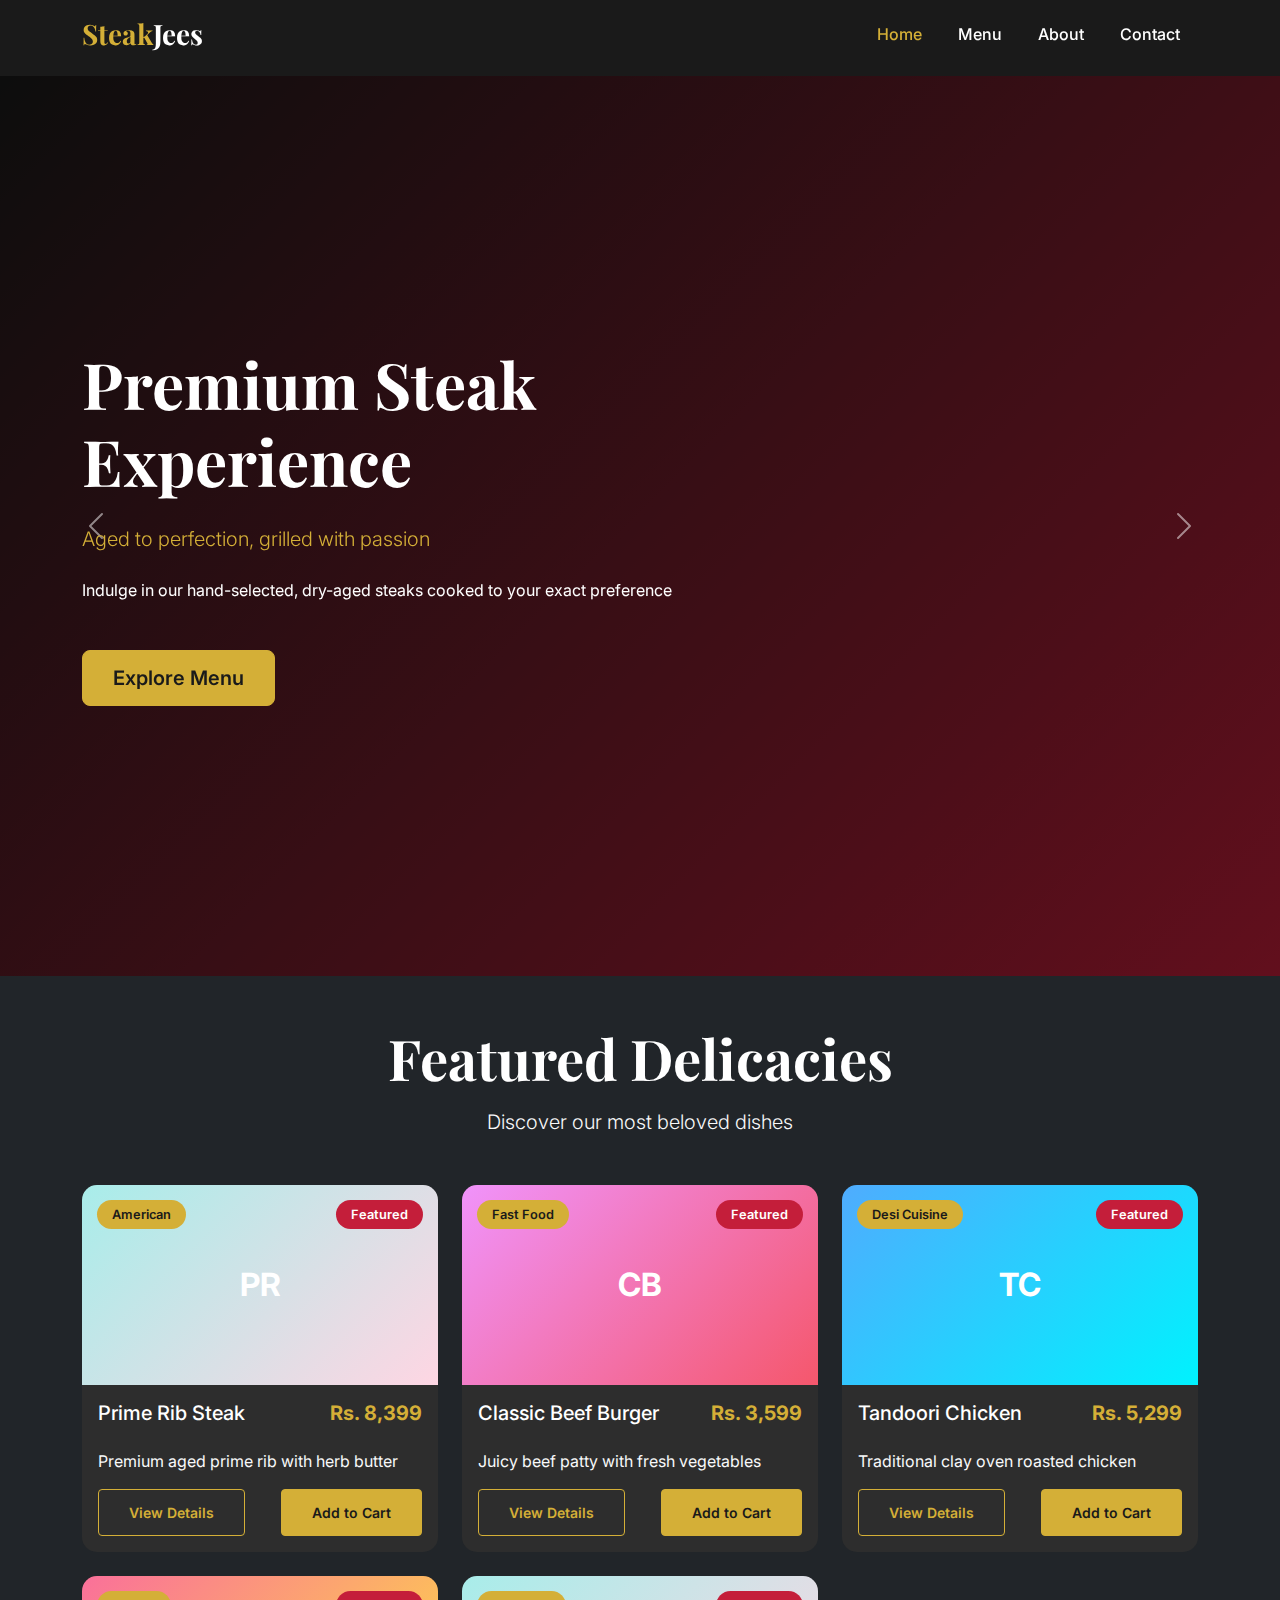
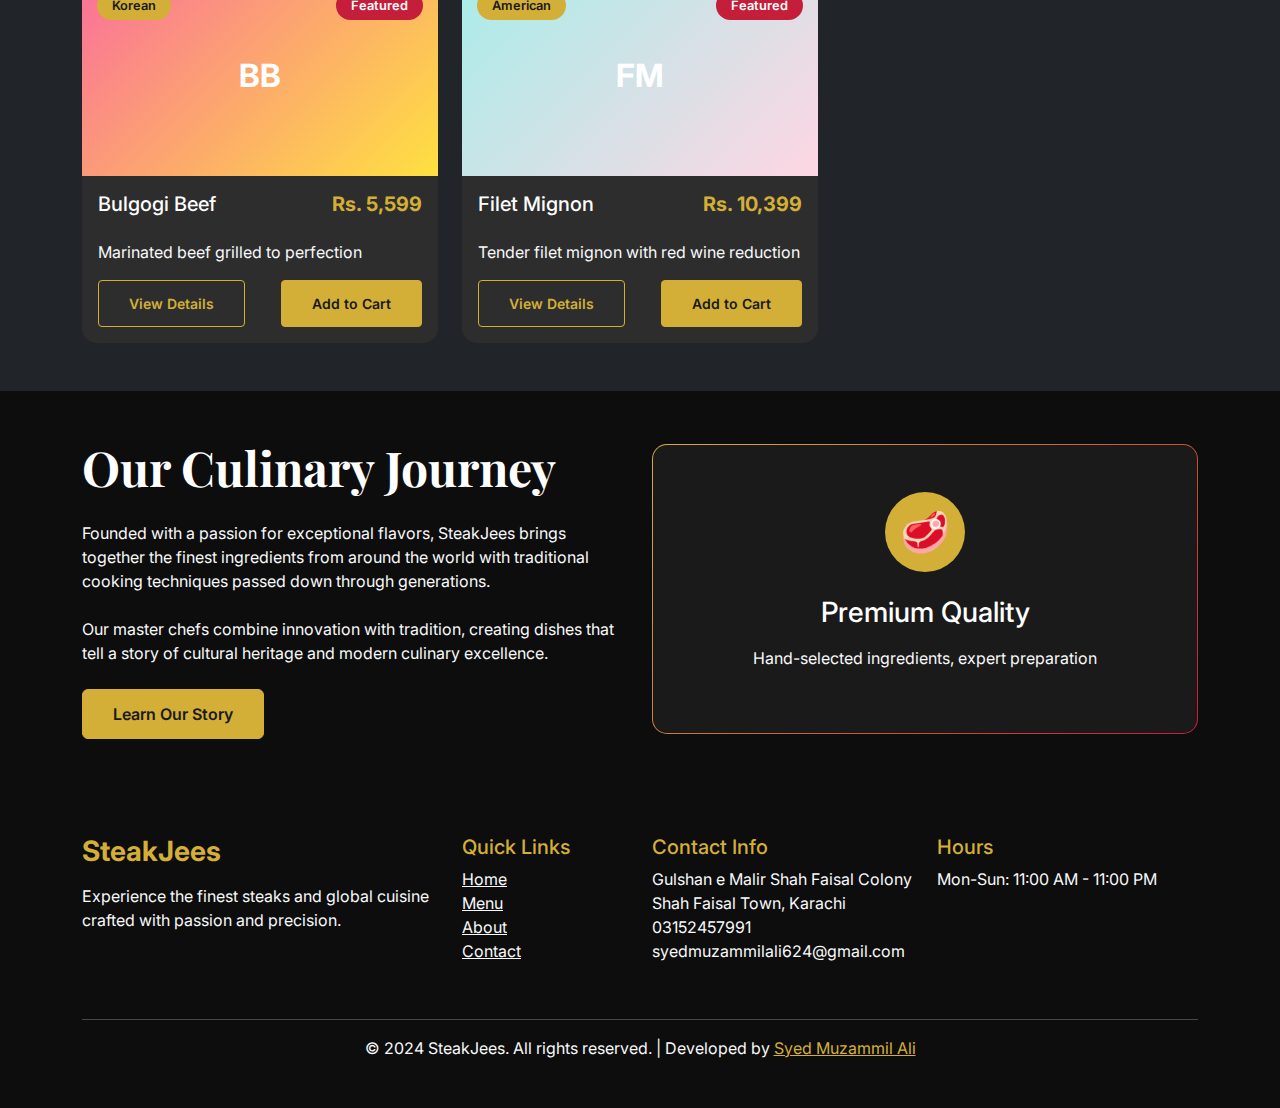
<file: index.html>
<!DOCTYPE html>
<html lang="en">
<head>
    <meta charset="UTF-8">
    <meta name="viewport" content="width=device-width, initial-scale=1.0">
    <title>SteakJees - Premium Steakhouse</title>
    <link href="https://cdn.jsdelivr.net/npm/bootstrap@5.3.0/dist/css/bootstrap.min.css" rel="stylesheet">
    <link href="https://fonts.googleapis.com/css2?family=Playfair+Display:wght@400;700&family=Inter:wght@300;400;500&display=swap" rel="stylesheet">
    <link href="css/style.css" rel="stylesheet">
</head>
<body>
    <!-- Navigation -->
    <nav class="navbar navbar-expand-lg navbar-dark fixed-top custom-navbar">
        <div class="container">
            <a class="navbar-brand fw-bold fs-3" href="index.html">
                <span class="text-gold">Steak</span><span class="text-white">Jees</span>
            </a>
            <button class="navbar-toggler" type="button" data-bs-toggle="collapse" data-bs-target="#navbarNav">
                <span class="navbar-toggler-icon"></span>
            </button>
            <div class="collapse navbar-collapse" id="navbarNav">
                <ul class="navbar-nav ms-auto">
                    <li class="nav-item"><a class="nav-link active" href="index.html">Home</a></li>
                    <li class="nav-item"><a class="nav-link" href="menu.html">Menu</a></li>
                    <li class="nav-item"><a class="nav-link" href="about.html">About</a></li>
                    <li class="nav-item"><a class="nav-link" href="contact.html">Contact</a></li>
                </ul>
            </div>
        </div>
    </nav>

    <!-- Hero Section -->
    <section class="hero-section">
        <div id="heroCarousel" class="carousel slide" data-bs-ride="carousel">
            <div class="carousel-inner">
                <div class="carousel-item active">
                    <div class="carousel-slide slide-1 d-flex align-items-center">
                        <div class="container">
                            <div class="row">
                                <div class="col-lg-8">
                                    <h1 class="display-3 fw-bold text-white mb-4">Premium Steak Experience</h1>
                                    <p class="lead text-gold mb-4">Aged to perfection, grilled with passion</p>
                                    <p class="text-white mb-5">Indulge in our hand-selected, dry-aged steaks cooked to your exact preference</p>
                                    <a href="menu.html" class="btn btn-gold btn-lg">Explore Menu</a>
                                </div>
                            </div>
                        </div>
                    </div>
                </div>
                <div class="carousel-item">
                    <div class="carousel-slide slide-2 d-flex align-items-center">
                        <div class="container">
                            <div class="row">
                                <div class="col-lg-8">
                                    <h1 class="display-3 fw-bold text-white mb-4">Authentic Global Flavors</h1>
                                    <p class="lead text-gold mb-4">From Seoul to New York</p>
                                    <p class="text-white mb-5">Experience a world of flavors with our diverse international cuisine selection</p>
                                    <a href="menu.html" class="btn btn-gold btn-lg">Discover More</a>
                                </div>
                            </div>
                        </div>
                    </div>
                </div>
            </div>
            <button class="carousel-control-prev" type="button" data-bs-target="#heroCarousel" data-bs-slide="prev">
                <span class="carousel-control-prev-icon"></span>
            </button>
            <button class="carousel-control-next" type="button" data-bs-target="#heroCarousel" data-bs-slide="next">
                <span class="carousel-control-next-icon"></span>
            </button>
        </div>
    </section>

    <!-- Featured Products -->
    <section class="py-5 bg-dark">
        <div class="container">
            <div class="text-center mb-5">
                <h2 class="display-4 fw-bold text-white mb-3">Featured Delicacies</h2>
                <p class="lead text-light">Discover our most beloved dishes</p>
            </div>
            <div class="row g-4" id="featuredProducts">
                <!-- Products will be loaded by JavaScript -->
            </div>
        </div>
    </section>

    <!-- Brand Story -->
    <section class="py-5 bg-darker">
        <div class="container">
            <div class="row align-items-center">
                <div class="col-lg-6">
                    <h2 class="display-5 fw-bold text-white mb-4">Our Culinary Journey</h2>
                    <p class="text-light mb-4">Founded with a passion for exceptional flavors, SteakJees brings together the finest ingredients from around the world with traditional cooking techniques passed down through generations.</p>
                    <p class="text-light mb-4">Our master chefs combine innovation with tradition, creating dishes that tell a story of cultural heritage and modern culinary excellence.</p>
                    <a href="about.html" class="btn btn-gold">Learn Our Story</a>
                </div>
                <div class="col-lg-6">
                    <div class="premium-card p-5 text-center">
                        <div class="icon-circle mx-auto mb-4">
                            <span class="fs-1">🥩</span>
                        </div>
                        <h3 class="text-white mb-3">Premium Quality</h3>
                        <p class="text-light">Hand-selected ingredients, expert preparation</p>
                    </div>
                </div>
            </div>
        </div>
    </section>

    <!-- Footer -->
    <footer class="bg-darker text-light py-5">
        <div class="container">
            <div class="row">
                <div class="col-lg-4 mb-4">
                    <h3 class="text-gold fw-bold mb-3">SteakJees</h3>
                    <p>Experience the finest steaks and global cuisine crafted with passion and precision.</p>
                </div>
                <div class="col-lg-2 mb-4">
                    <h5 class="text-gold">Quick Links</h5>
                    <ul class="list-unstyled">
                        <li><a href="index.html" class="text-light">Home</a></li>
                        <li><a href="menu.html" class="text-light">Menu</a></li>
                        <li><a href="about.html" class="text-light">About</a></li>
                        <li><a href="contact.html" class="text-light">Contact</a></li>
                    </ul>
                </div>
                <div class="col-lg-3 mb-4">
                    <h5 class="text-gold">Contact Info</h5>
                    <p>Gulshan e Malir Shah Faisal Colony<br>Shah Faisal Town, Karachi<br>03152457991<br>syedmuzammilali624@gmail.com</p>
                </div>
                <div class="col-lg-3 mb-4">
                    <h5 class="text-gold">Hours</h5>
                    <p>Mon-Sun: 11:00 AM - 11:00 PM</p>
                </div>
            </div>
            <hr class="bg-light">
            <div class="text-center">
                <p class="mb-0">&copy; 2024 SteakJees. All rights reserved. | Developed by <a href="https://muzammilali123456.github.io/portfolio" class="text-gold" target="_blank">Syed Muzammil Ali</a></p>
            </div>
        </div>
    </footer>

    <script src="https://cdn.jsdelivr.net/npm/bootstrap@5.3.0/dist/js/bootstrap.bundle.min.js"></script>
    <script src="js/script.js"></script>
</body>
</html>
</file>
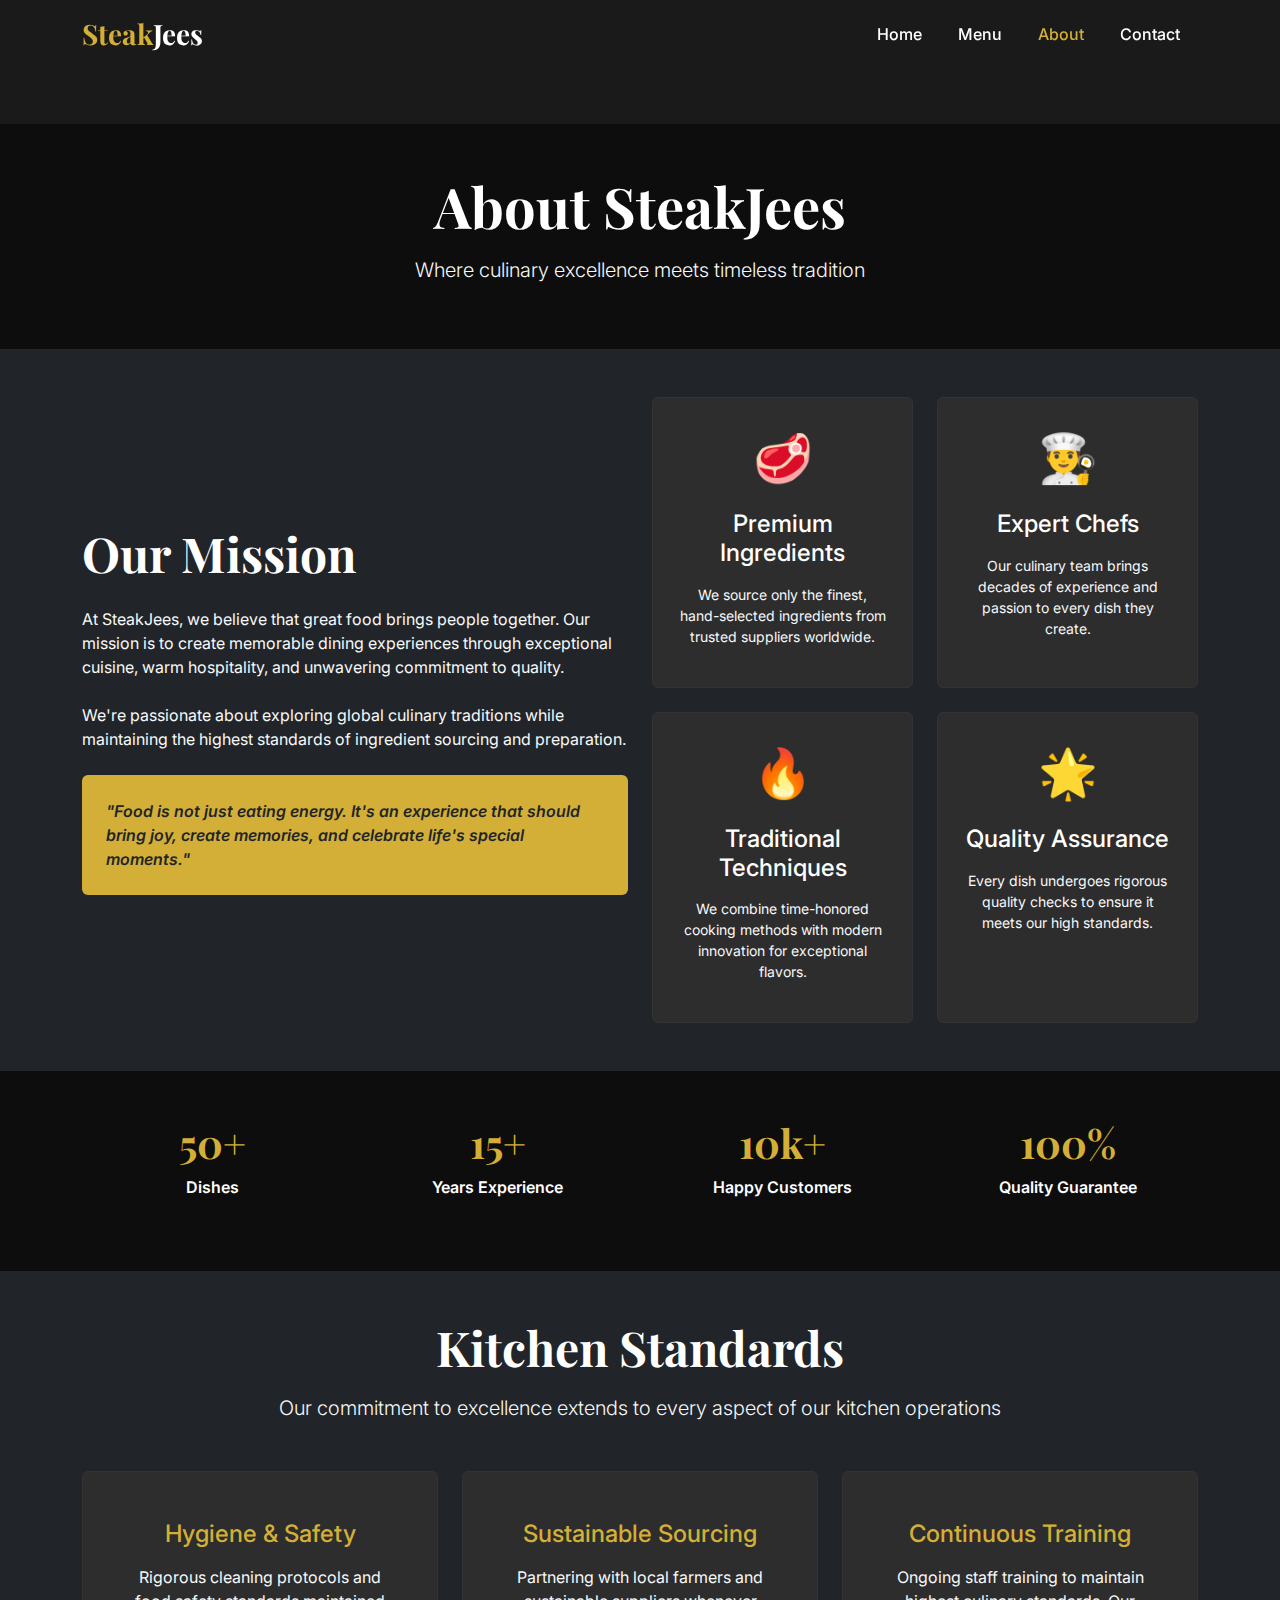
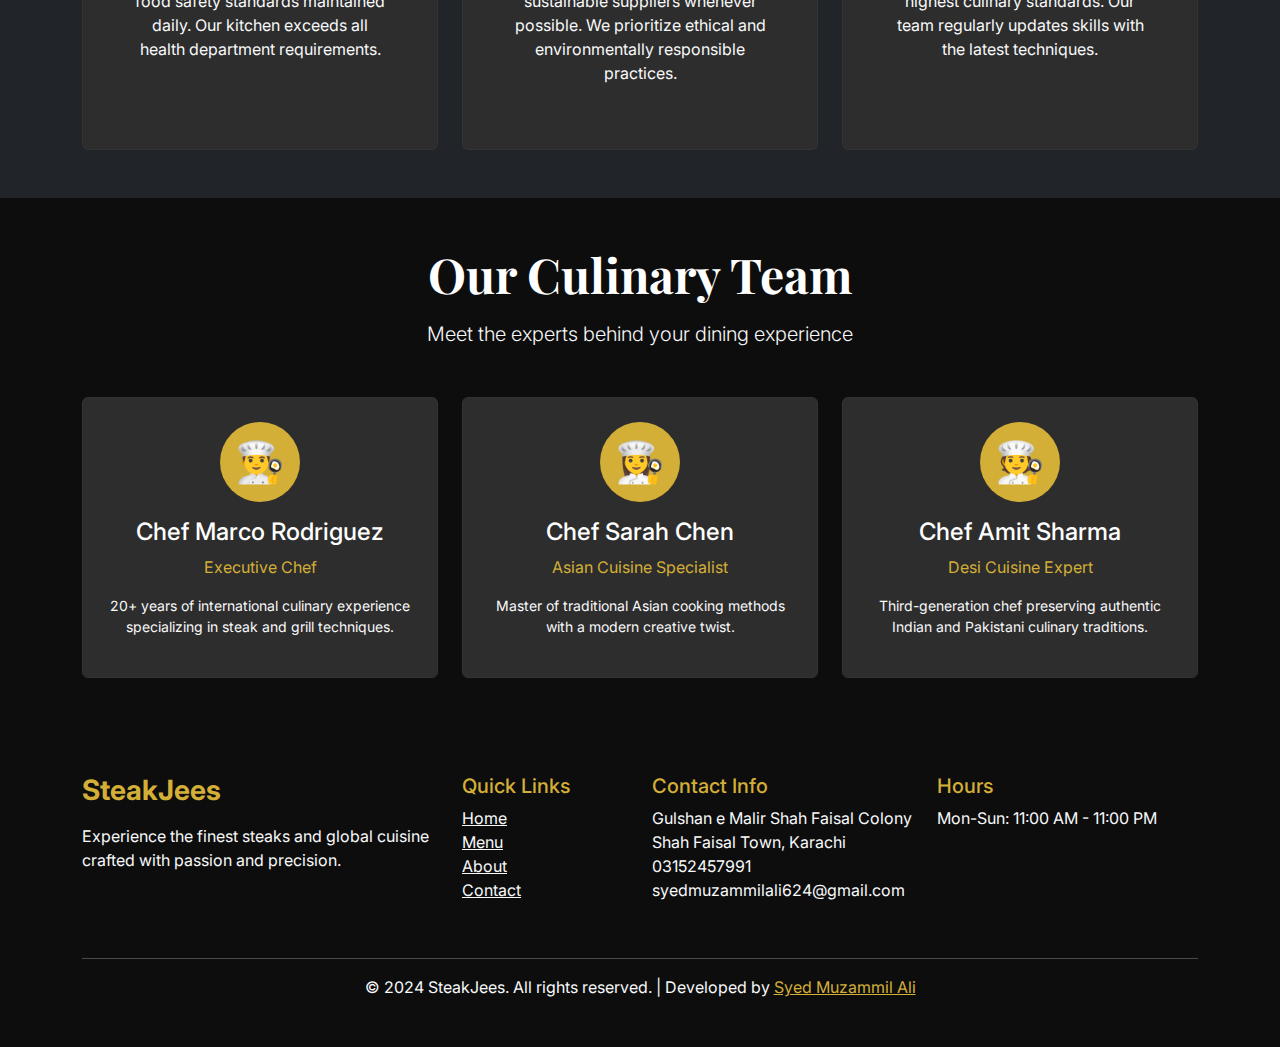
<file: about.html>
<!DOCTYPE html>
<html lang="en">
<head>
    <meta charset="UTF-8">
    <meta name="viewport" content="width=device-width, initial-scale=1.0">
    <title>About - SteakJees</title>
    <link href="https://cdn.jsdelivr.net/npm/bootstrap@5.3.0/dist/css/bootstrap.min.css" rel="stylesheet">
    <link href="https://fonts.googleapis.com/css2?family=Playfair+Display:wght@400;700&family=Inter:wght@300;400;500&display=swap" rel="stylesheet">
    <link href="css/style.css" rel="stylesheet">
</head>
<body>
    <!-- Navigation -->
    <nav class="navbar navbar-expand-lg navbar-dark fixed-top custom-navbar">
        <div class="container">
            <a class="navbar-brand fw-bold fs-3" href="index.html">
                <span class="text-gold">Steak</span><span class="text-white">Jees</span>
            </a>
            <button class="navbar-toggler" type="button" data-bs-toggle="collapse" data-bs-target="#navbarNav">
                <span class="navbar-toggler-icon"></span>
            </button>
            <div class="collapse navbar-collapse" id="navbarNav">
                <ul class="navbar-nav ms-auto">
                    <li class="nav-item"><a class="nav-link" href="index.html">Home</a></li>
                    <li class="nav-item"><a class="nav-link" href="menu.html">Menu</a></li>
                    <li class="nav-item"><a class="nav-link active" href="about.html">About</a></li>
                    <li class="nav-item"><a class="nav-link" href="contact.html">Contact</a></li>
                </ul>
            </div>
        </div>
    </nav>

    <!-- About Header -->
    <section class="py-5 bg-darker mt-5">
        <div class="container">
            <div class="text-center">
                <h1 class="display-4 fw-bold text-white mb-3">About SteakJees</h1>
                <p class="lead text-light">Where culinary excellence meets timeless tradition</p>
            </div>
        </div>
    </section>

    <!-- Mission Section -->
    <section class="py-5 bg-dark">
        <div class="container">
            <div class="row align-items-center">
                <div class="col-lg-6 mb-5 mb-lg-0">
                    <h2 class="display-5 fw-bold text-white mb-4">Our Mission</h2>
                    <p class="text-light mb-4">At SteakJees, we believe that great food brings people together. Our mission is to create memorable dining experiences through exceptional cuisine, warm hospitality, and unwavering commitment to quality.</p>
                    <p class="text-light mb-4">We're passionate about exploring global culinary traditions while maintaining the highest standards of ingredient sourcing and preparation.</p>
                    <div class="bg-gold p-4 rounded">
                        <p class="text-dark fst-italic mb-0 fw-semibold">"Food is not just eating energy. It's an experience that should bring joy, create memories, and celebrate life's special moments."</p>
                    </div>
                </div>
                <div class="col-lg-6">
                    <div class="row g-4">
                        <div class="col-md-6">
                            <div class="feature-card text-center p-4 rounded">
                                <div class="feature-icon mb-3">🥩</div>
                                <h4 class="text-white mb-3">Premium Ingredients</h4>
                                <p class="text-light small">We source only the finest, hand-selected ingredients from trusted suppliers worldwide.</p>
                            </div>
                        </div>
                        <div class="col-md-6">
                            <div class="feature-card text-center p-4 rounded">
                                <div class="feature-icon mb-3">👨‍🍳</div>
                                <h4 class="text-white mb-3">Expert Chefs</h4>
                                <p class="text-light small">Our culinary team brings decades of experience and passion to every dish they create.</p>
                            </div>
                        </div>
                        <div class="col-md-6">
                            <div class="feature-card text-center p-4 rounded">
                                <div class="feature-icon mb-3">🔥</div>
                                <h4 class="text-white mb-3">Traditional Techniques</h4>
                                <p class="text-light small">We combine time-honored cooking methods with modern innovation for exceptional flavors.</p>
                            </div>
                        </div>
                        <div class="col-md-6">
                            <div class="feature-card text-center p-4 rounded">
                                <div class="feature-icon mb-3">🌟</div>
                                <h4 class="text-white mb-3">Quality Assurance</h4>
                                <p class="text-light small">Every dish undergoes rigorous quality checks to ensure it meets our high standards.</p>
                            </div>
                        </div>
                    </div>
                </div>
            </div>
        </div>
    </section>

    <!-- Stats Section -->
    <section class="py-5 bg-darker">
        <div class="container">
            <div class="row text-center">
                <div class="col-md-3 col-6 mb-4">
                    <div class="stat-number display-6 fw-bold text-gold mb-2">50+</div>
                    <div class="stat-label text-white fw-semibold">Dishes</div>
                </div>
                <div class="col-md-3 col-6 mb-4">
                    <div class="stat-number display-6 fw-bold text-gold mb-2">15+</div>
                    <div class="stat-label text-white fw-semibold">Years Experience</div>
                </div>
                <div class="col-md-3 col-6 mb-4">
                    <div class="stat-number display-6 fw-bold text-gold mb-2">10k+</div>
                    <div class="stat-label text-white fw-semibold">Happy Customers</div>
                </div>
                <div class="col-md-3 col-6 mb-4">
                    <div class="stat-number display-6 fw-bold text-gold mb-2">100%</div>
                    <div class="stat-label text-white fw-semibold">Quality Guarantee</div>
                </div>
            </div>
        </div>
    </section>

    <!-- Kitchen Standards -->
    <section class="py-5 bg-dark">
        <div class="container">
            <div class="text-center mb-5">
                <h2 class="display-5 fw-bold text-white mb-3">Kitchen Standards</h2>
                <p class="lead text-light">Our commitment to excellence extends to every aspect of our kitchen operations</p>
            </div>
            <div class="row g-4">
                <div class="col-md-4">
                    <div class="standard-card text-center p-5 rounded">
                        <h4 class="text-gold mb-3">Hygiene & Safety</h4>
                        <p class="text-light">Rigorous cleaning protocols and food safety standards maintained daily. Our kitchen exceeds all health department requirements.</p>
                    </div>
                </div>
                <div class="col-md-4">
                    <div class="standard-card text-center p-5 rounded">
                        <h4 class="text-gold mb-3">Sustainable Sourcing</h4>
                        <p class="text-light">Partnering with local farmers and sustainable suppliers whenever possible. We prioritize ethical and environmentally responsible practices.</p>
                    </div>
                </div>
                <div class="col-md-4">
                    <div class="standard-card text-center p-5 rounded">
                        <h4 class="text-gold mb-3">Continuous Training</h4>
                        <p class="text-light">Ongoing staff training to maintain highest culinary standards. Our team regularly updates skills with the latest techniques.</p>
                    </div>
                </div>
            </div>
        </div>
    </section>

    <!-- Team Section -->
    <section class="py-5 bg-darker">
        <div class="container">
            <div class="text-center mb-5">
                <h2 class="display-5 fw-bold text-white mb-3">Our Culinary Team</h2>
                <p class="lead text-light">Meet the experts behind your dining experience</p>
            </div>
            <div class="row g-4">
                <div class="col-md-4">
                    <div class="team-card text-center p-4 rounded">
                        <div class="team-photo mb-3 mx-auto">
                            <span class="fs-1">👨‍🍳</span>
                        </div>
                        <h4 class="text-white mb-2">Chef Marco Rodriguez</h4>
                        <p class="text-gold mb-3">Executive Chef</p>
                        <p class="text-light small">20+ years of international culinary experience specializing in steak and grill techniques.</p>
                    </div>
                </div>
                <div class="col-md-4">
                    <div class="team-card text-center p-4 rounded">
                        <div class="team-photo mb-3 mx-auto">
                            <span class="fs-1">👩‍🍳</span>
                        </div>
                        <h4 class="text-white mb-2">Chef Sarah Chen</h4>
                        <p class="text-gold mb-3">Asian Cuisine Specialist</p>
                        <p class="text-light small">Master of traditional Asian cooking methods with a modern creative twist.</p>
                    </div>
                </div>
                <div class="col-md-4">
                    <div class="team-card text-center p-4 rounded">
                        <div class="team-photo mb-3 mx-auto">
                            <span class="fs-1">🧑‍🍳</span>
                        </div>
                        <h4 class="text-white mb-2">Chef Amit Sharma</h4>
                        <p class="text-gold mb-3">Desi Cuisine Expert</p>
                        <p class="text-light small">Third-generation chef preserving authentic Indian and Pakistani culinary traditions.</p>
                    </div>
                </div>
            </div>
        </div>
    </section>

    <!-- Footer -->
    <footer class="bg-darker text-light py-5">
        <div class="container">
            <div class="row">
                <div class="col-lg-4 mb-4">
                    <h3 class="text-gold fw-bold mb-3">SteakJees</h3>
                    <p>Experience the finest steaks and global cuisine crafted with passion and precision.</p>
                </div>
                <div class="col-lg-2 mb-4">
                    <h5 class="text-gold">Quick Links</h5>
                    <ul class="list-unstyled">
                        <li><a href="index.html" class="text-light">Home</a></li>
                        <li><a href="menu.html" class="text-light">Menu</a></li>
                        <li><a href="about.html" class="text-light">About</a></li>
                        <li><a href="contact.html" class="text-light">Contact</a></li>
                    </ul>
                </div>
                <div class="col-lg-3 mb-4">
                    <h5 class="text-gold">Contact Info</h5>
                    <p>Gulshan e Malir Shah Faisal Colony<br>Shah Faisal Town, Karachi<br>03152457991<br>syedmuzammilali624@gmail.com</p>
                </div>
                <div class="col-lg-3 mb-4">
                    <h5 class="text-gold">Hours</h5>
                    <p>Mon-Sun: 11:00 AM - 11:00 PM</p>
                </div>
            </div>
            <hr class="bg-light">
            <div class="text-center">
                <p class="mb-0">&copy; 2024 SteakJees. All rights reserved. | Developed by <a href="https://muzammilali123456.github.io/portfolio" class="text-gold" target="_blank">Syed Muzammil Ali</a></p>
            </div>
        </div>
    </footer>

    <script src="https://cdn.jsdelivr.net/npm/bootstrap@5.3.0/dist/js/bootstrap.bundle.min.js"></script>
    <script src="js/script.js"></script>
</body>
</html>
</file>
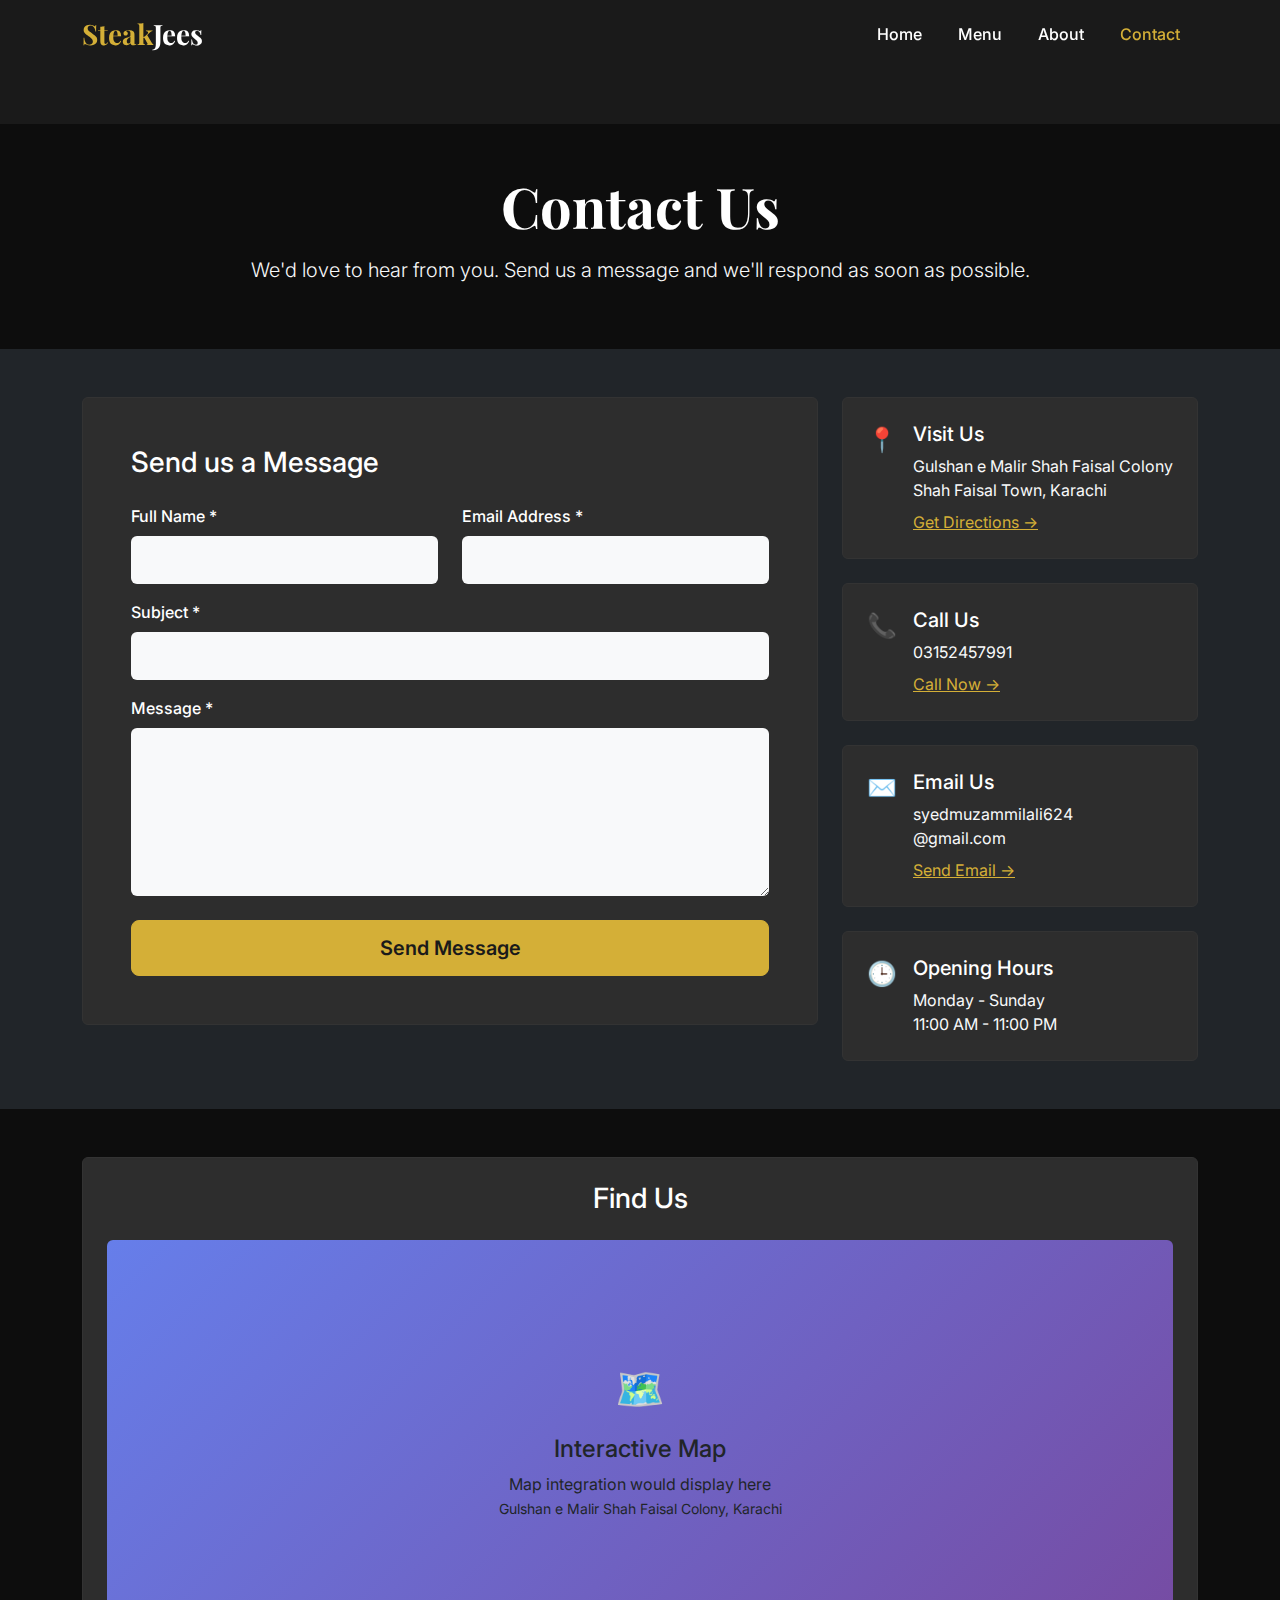
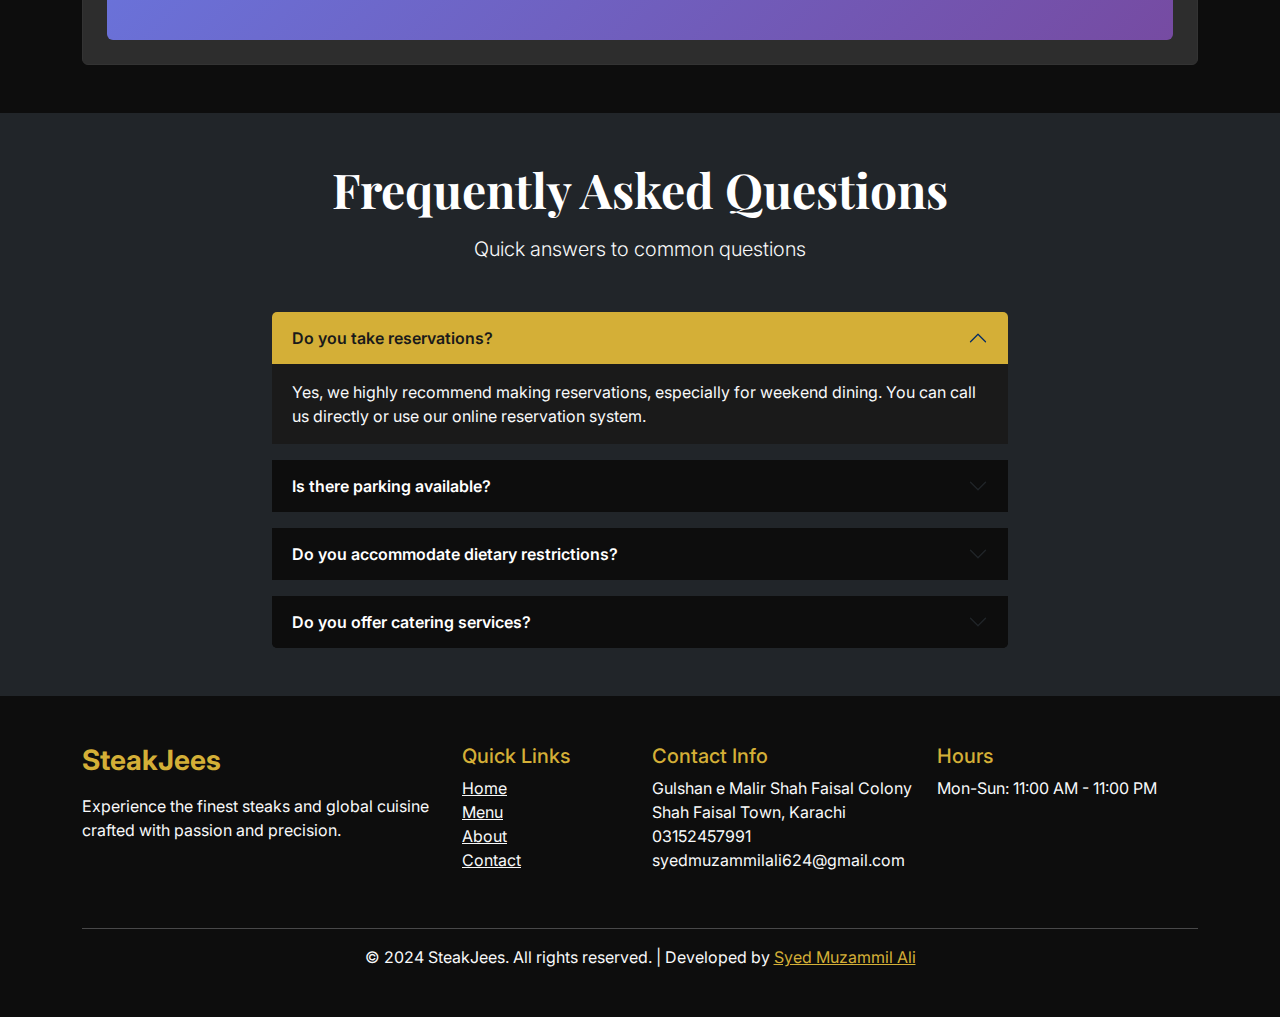
<file: contact.html>
<!DOCTYPE html>
<html lang="en">
<head>
    <meta charset="UTF-8">
    <meta name="viewport" content="width=device-width, initial-scale=1.0">
    <title>Contact - SteakJees</title>
    <link href="https://cdn.jsdelivr.net/npm/bootstrap@5.3.0/dist/css/bootstrap.min.css" rel="stylesheet">
    <link href="https://fonts.googleapis.com/css2?family=Playfair+Display:wght@400;700&family=Inter:wght@300;400;500&display=swap" rel="stylesheet">
    <link href="css/style.css" rel="stylesheet">
</head>
<body>
    <!-- Navigation -->
    <nav class="navbar navbar-expand-lg navbar-dark fixed-top custom-navbar">
        <div class="container">
            <a class="navbar-brand fw-bold fs-3" href="index.html">
                <span class="text-gold">Steak</span><span class="text-white">Jees</span>
            </a>
            <button class="navbar-toggler" type="button" data-bs-toggle="collapse" data-bs-target="#navbarNav">
                <span class="navbar-toggler-icon"></span>
            </button>
            <div class="collapse navbar-collapse" id="navbarNav">
                <ul class="navbar-nav ms-auto">
                    <li class="nav-item"><a class="nav-link" href="index.html">Home</a></li>
                    <li class="nav-item"><a class="nav-link" href="menu.html">Menu</a></li>
                    <li class="nav-item"><a class="nav-link" href="about.html">About</a></li>
                    <li class="nav-item"><a class="nav-link active" href="contact.html">Contact</a></li>
                </ul>
            </div>
        </div>
    </nav>

    <!-- Contact Header -->
    <section class="py-5 bg-darker mt-5">
        <div class="container">
            <div class="text-center">
                <h1 class="display-4 fw-bold text-white mb-3">Contact Us</h1>
                <p class="lead text-light">We'd love to hear from you. Send us a message and we'll respond as soon as possible.</p>
            </div>
        </div>
    </section>

    <!-- Contact Form & Info -->
    <section class="py-5 bg-dark">
        <div class="container">
            <div class="row">
                <!-- Contact Form -->
                <div class="col-lg-8 mb-5 mb-lg-0">
                    <div class="contact-form p-5 rounded">
                        <h3 class="text-white mb-4">Send us a Message</h3>
                        <form id="contactForm">
                            <div class="row mb-3">
                                <div class="col-md-6">
                                    <label for="name" class="form-label text-white">Full Name *</label>
                                    <input type="text" class="form-control bg-light border-0" id="name" required>
                                </div>
                                <div class="col-md-6">
                                    <label for="email" class="form-label text-white">Email Address *</label>
                                    <input type="email" class="form-control bg-light border-0" id="email" required>
                                </div>
                            </div>
                            <div class="mb-3">
                                <label for="subject" class="form-label text-white">Subject *</label>
                                <input type="text" class="form-control bg-light border-0" id="subject" required>
                            </div>
                            <div class="mb-4">
                                <label for="message" class="form-label text-white">Message *</label>
                                <textarea class="form-control bg-light border-0" id="message" rows="6" required></textarea>
                            </div>
                            <button type="submit" class="btn btn-gold btn-lg w-100">Send Message</button>
                        </form>
                    </div>
                </div>

                <!-- Contact Information -->
                <div class="col-lg-4">
                    <div class="contact-info">
                        <!-- Visit Us -->
                        <div class="contact-item mb-4 p-4 rounded">
                            <div class="d-flex align-items-start">
                                <div class="contact-icon me-3">📍</div>
                                <div>
                                    <h5 class="text-white mb-2">Visit Us</h5>
                                    <p class="text-light mb-2">Gulshan e Malir Shah Faisal Colony<br>Shah Faisal Town, Karachi</p>
                                    <a href="#" class="text-gold demo-link">Get Directions →</a>
                                </div>
                            </div>
                        </div>

                        <!-- Call Us -->
                        <div class="contact-item mb-4 p-4 rounded">
                            <div class="d-flex align-items-start">
                                <div class="contact-icon me-3">📞</div>
                                <div>
                                    <h5 class="text-white mb-2">Call Us</h5>
                                    <p class="text-light mb-2">03152457991</p>
                                    <a href="tel:03152457991" class="text-gold">Call Now →</a>
                                </div>
                            </div>
                        </div>

                        <!-- Email Us -->
                        <div class="contact-item mb-4 p-4 rounded">
                            <div class="d-flex align-items-start">
                                <div class="contact-icon me-3">✉️</div>
                                <div>
                                    <h5 class="text-white mb-2">Email Us</h5>
                                    <p class="text-light mb-2">syedmuzammilali624<br>@gmail.com</p>
                                    <a href="mailto:syedmuzammilali624@gmail.com" class="text-gold">Send Email →</a>
                                </div>
                            </div>
                        </div>

                        <!-- Opening Hours -->
                        <div class="contact-item p-4 rounded">
                            <div class="d-flex align-items-start">
                                <div class="contact-icon me-3">🕒</div>
                                <div>
                                    <h5 class="text-white mb-2">Opening Hours</h5>
                                    <p class="text-light mb-0">
                                        Monday - Sunday<br>
                                        11:00 AM - 11:00 PM
                                    </p>
                                </div>
                            </div>
                        </div>
                    </div>
                </div>
            </div>
        </div>
    </section>

    <!-- Map Section -->
    <section class="py-5 bg-darker">
        <div class="container">
            <div class="row">
                <div class="col-12">
                    <div class="map-section p-4 rounded">
                        <h3 class="text-white mb-4 text-center">Find Us</h3>
                        <div class="map-placeholder bg-light rounded d-flex align-items-center justify-content-center" style="height: 400px;">
                            <div class="text-center text-dark">
                                <div class="fs-1 mb-3">🗺️</div>
                                <h4>Interactive Map</h4>
                                <p class="mb-0">Map integration would display here</p>
                                <small>Gulshan e Malir Shah Faisal Colony, Karachi</small>
                            </div>
                        </div>
                    </div>
                </div>
            </div>
        </div>
    </section>

    <!-- FAQ Section -->
    <section class="py-5 bg-dark">
        <div class="container">
            <div class="text-center mb-5">
                <h2 class="display-5 fw-bold text-white mb-3">Frequently Asked Questions</h2>
                <p class="lead text-light">Quick answers to common questions</p>
            </div>
            <div class="row justify-content-center">
                <div class="col-lg-8">
                    <div class="accordion" id="faqAccordion">
                        <!-- FAQ 1 -->
                        <div class="accordion-item bg-darker border-0 mb-3">
                            <h2 class="accordion-header">
                                <button class="accordion-button bg-darker text-white" type="button" data-bs-toggle="collapse" data-bs-target="#faq1">
                                    Do you take reservations?
                                </button>
                            </h2>
                            <div id="faq1" class="accordion-collapse collapse show" data-bs-parent="#faqAccordion">
                                <div class="accordion-body text-light">
                                    Yes, we highly recommend making reservations, especially for weekend dining. You can call us directly or use our online reservation system.
                                </div>
                            </div>
                        </div>

                        <!-- FAQ 2 -->
                        <div class="accordion-item bg-darker border-0 mb-3">
                            <h2 class="accordion-header">
                                <button class="accordion-button collapsed bg-darker text-white" type="button" data-bs-toggle="collapse" data-bs-target="#faq2">
                                    Is there parking available?
                                </button>
                            </h2>
                            <div id="faq2" class="accordion-collapse collapse" data-bs-parent="#faqAccordion">
                                <div class="accordion-body text-light">
                                    We offer valet parking for all our guests. There is also street parking and several parking garages within walking distance.
                                </div>
                            </div>
                        </div>

                        <!-- FAQ 3 -->
                        <div class="accordion-item bg-darker border-0 mb-3">
                            <h2 class="accordion-header">
                                <button class="accordion-button collapsed bg-darker text-white" type="button" data-bs-toggle="collapse" data-bs-target="#faq3">
                                    Do you accommodate dietary restrictions?
                                </button>
                            </h2>
                            <div id="faq3" class="accordion-collapse collapse" data-bs-parent="#faqAccordion">
                                <div class="accordion-body text-light">
                                    Absolutely! Our chefs are experienced in accommodating various dietary needs including gluten-free, vegetarian, and vegan options. Please inform us when making your reservation.
                                </div>
                            </div>
                        </div>

                        <!-- FAQ 4 -->
                        <div class="accordion-item bg-darker border-0">
                            <h2 class="accordion-header">
                                <button class="accordion-button collapsed bg-darker text-white" type="button" data-bs-toggle="collapse" data-bs-target="#faq4">
                                    Do you offer catering services?
                                </button>
                            </h2>
                            <div id="faq4" class="accordion-collapse collapse" data-bs-parent="#faqAccordion">
                                <div class="accordion-body text-light">
                                    Yes, we provide full catering services for events of all sizes. Contact our events team to discuss your specific needs and menu options.
                                </div>
                            </div>
                        </div>
                    </div>
                </div>
            </div>
        </div>
    </section>

    <!-- Footer -->
    <footer class="bg-darker text-light py-5">
        <div class="container">
            <div class="row">
                <div class="col-lg-4 mb-4">
                    <h3 class="text-gold fw-bold mb-3">SteakJees</h3>
                    <p>Experience the finest steaks and global cuisine crafted with passion and precision.</p>
                </div>
                <div class="col-lg-2 mb-4">
                    <h5 class="text-gold">Quick Links</h5>
                    <ul class="list-unstyled">
                        <li><a href="index.html" class="text-light">Home</a></li>
                        <li><a href="menu.html" class="text-light">Menu</a></li>
                        <li><a href="about.html" class="text-light">About</a></li>
                        <li><a href="contact.html" class="text-light">Contact</a></li>
                    </ul>
                </div>
                <div class="col-lg-3 mb-4">
                    <h5 class="text-gold">Contact Info</h5>
                    <p>Gulshan e Malir Shah Faisal Colony<br>Shah Faisal Town, Karachi<br>03152457991<br>syedmuzammilali624@gmail.com</p>
                </div>
                <div class="col-lg-3 mb-4">
                    <h5 class="text-gold">Hours</h5>
                    <p>Mon-Sun: 11:00 AM - 11:00 PM</p>
                </div>
            </div>
            <hr class="bg-light">
            <div class="text-center">
                <p class="mb-0">&copy; 2024 SteakJees. All rights reserved. | Developed by <a href="https://muzammilali123456.github.io/portfolio" class="text-gold" target="_blank">Syed Muzammil Ali</a></p>
            </div>
        </div>
    </footer>

    <script src="https://cdn.jsdelivr.net/npm/bootstrap@5.3.0/dist/js/bootstrap.bundle.min.js"></script>
    <script src="js/script.js"></script>
    <script src="js/contact.js"></script>
</body>
</html>
</file>
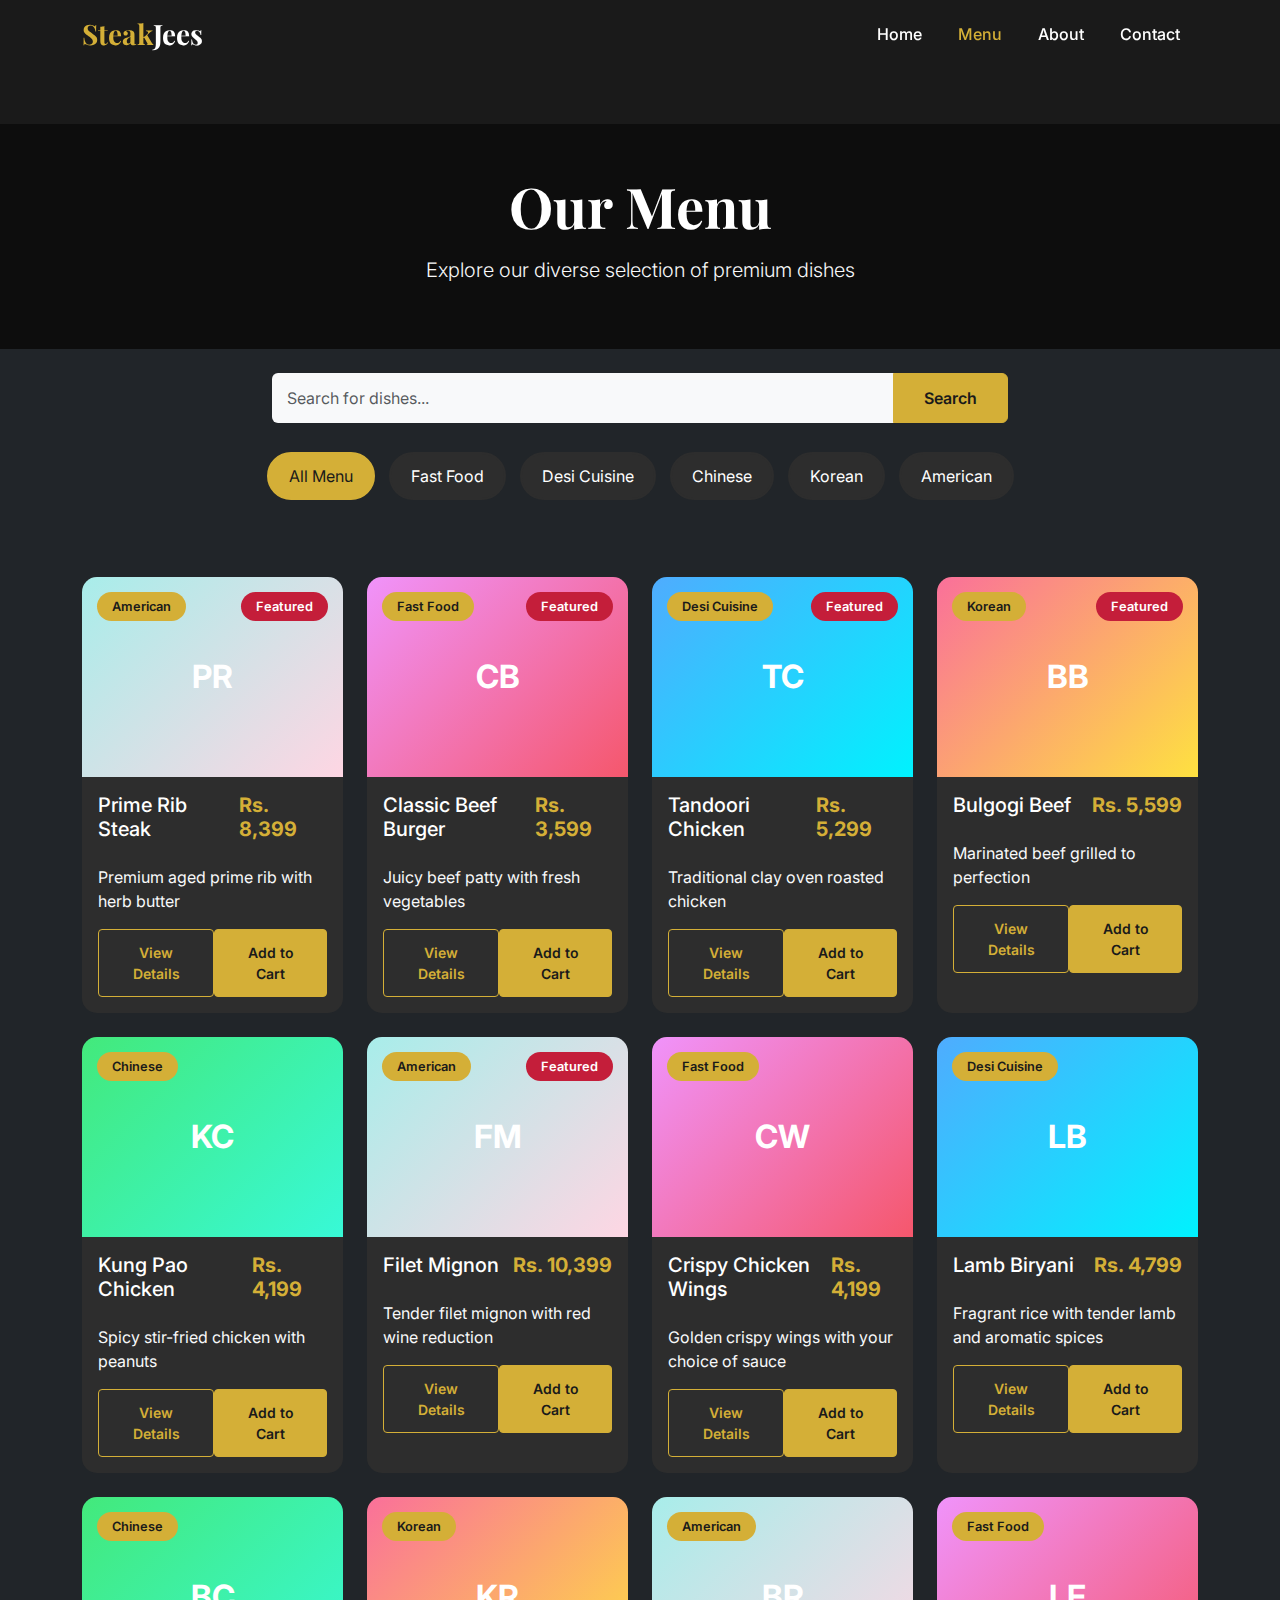
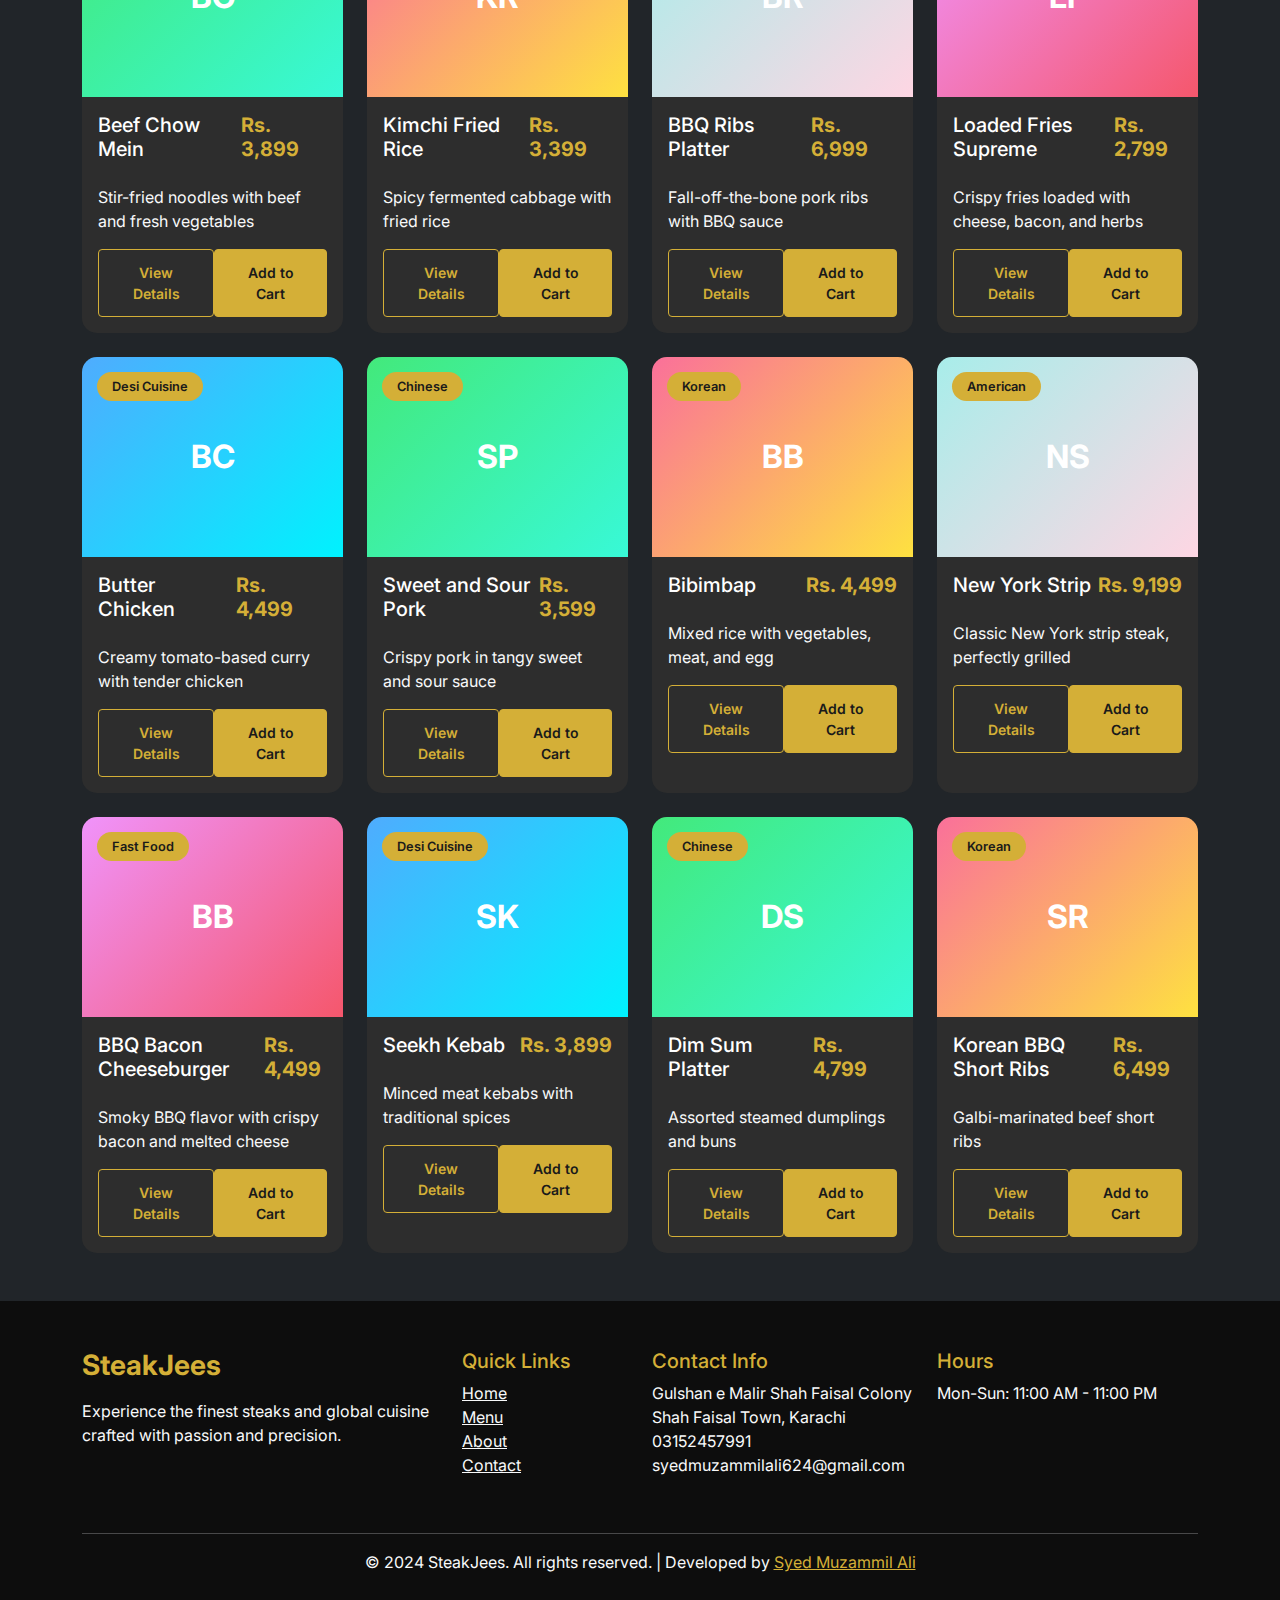
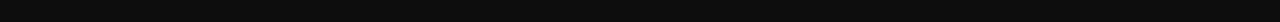
<file: menu.html>
<!DOCTYPE html>
<html lang="en">
<head>
    <meta charset="UTF-8">
    <meta name="viewport" content="width=device-width, initial-scale=1.0">
    <title>Menu - SteakJees</title>
    <link href="https://cdn.jsdelivr.net/npm/bootstrap@5.3.0/dist/css/bootstrap.min.css" rel="stylesheet">
    <link href="https://fonts.googleapis.com/css2?family=Playfair+Display:wght@400;700&family=Inter:wght@300;400;500&display=swap" rel="stylesheet">
    <link href="css/style.css" rel="stylesheet">
</head>
<body>
    <!-- Navigation -->
    <nav class="navbar navbar-expand-lg navbar-dark fixed-top custom-navbar">
        <div class="container">
            <a class="navbar-brand fw-bold fs-3" href="index.html">
                <span class="text-gold">Steak</span><span class="text-white">Jees</span>
            </a>
            <button class="navbar-toggler" type="button" data-bs-toggle="collapse" data-bs-target="#navbarNav">
                <span class="navbar-toggler-icon"></span>
            </button>
            <div class="collapse navbar-collapse" id="navbarNav">
                <ul class="navbar-nav ms-auto">
                    <li class="nav-item"><a class="nav-link" href="index.html">Home</a></li>
                    <li class="nav-item"><a class="nav-link active" href="menu.html">Menu</a></li>
                    <li class="nav-item"><a class="nav-link" href="about.html">About</a></li>
                    <li class="nav-item"><a class="nav-link" href="contact.html">Contact</a></li>
                </ul>
            </div>
        </div>
    </nav>

    <!-- Menu Header -->
    <section class="py-5 bg-darker mt-5">
        <div class="container">
            <div class="text-center">
                <h1 class="display-4 fw-bold text-white mb-3">Our Menu</h1>
                <p class="lead text-light">Explore our diverse selection of premium dishes</p>
            </div>
        </div>
    </section>

    <!-- Search and Filters -->
    <section class="py-4 bg-dark">
        <div class="container">
            <div class="row">
                <div class="col-md-8 mx-auto mb-4">
                    <div class="input-group">
                        <input type="text" class="form-control bg-light border-0" placeholder="Search for dishes..." id="searchInput" onkeyup="searchProducts(this.value)">
                        <button class="btn btn-gold" type="button">
                            Search
                        </button>
                    </div>
                </div>
            </div>
            <div class="text-center">
                <button class="filter-btn active" onclick="filterProducts('all')">All Menu</button>
                <button class="filter-btn" onclick="filterProducts('fast-food')">Fast Food</button>
                <button class="filter-btn" onclick="filterProducts('desi')">Desi Cuisine</button>
                <button class="filter-btn" onclick="filterProducts('chinese')">Chinese</button>
                <button class="filter-btn" onclick="filterProducts('korean')">Korean</button>
                <button class="filter-btn" onclick="filterProducts('american')">American</button>
            </div>
        </div>
    </section>

    <!-- Products Grid -->
    <section class="py-5 bg-dark">
        <div class="container">
            <div class="row g-4" id="productsGrid">
                <!-- Products loaded by JavaScript -->
            </div>
        </div>
    </section>

    <!-- Footer -->
    <footer class="bg-darker text-light py-5">
        <div class="container">
            <div class="row">
                <div class="col-lg-4 mb-4">
                    <h3 class="text-gold fw-bold mb-3">SteakJees</h3>
                    <p>Experience the finest steaks and global cuisine crafted with passion and precision.</p>
                </div>
                <div class="col-lg-2 mb-4">
                    <h5 class="text-gold">Quick Links</h5>
                    <ul class="list-unstyled">
                        <li><a href="index.html" class="text-light">Home</a></li>
                        <li><a href="menu.html" class="text-light">Menu</a></li>
                        <li><a href="about.html" class="text-light">About</a></li>
                        <li><a href="contact.html" class="text-light">Contact</a></li>
                    </ul>
                </div>
                <div class="col-lg-3 mb-4">
                    <h5 class="text-gold">Contact Info</h5>
                    <p>Gulshan e Malir Shah Faisal Colony<br>Shah Faisal Town, Karachi<br>03152457991<br>syedmuzammilali624@gmail.com</p>
                </div>
                <div class="col-lg-3 mb-4">
                    <h5 class="text-gold">Hours</h5>
                    <p>Mon-Sun: 11:00 AM - 11:00 PM</p>
                </div>
            </div>
            <hr class="bg-light">
            <div class="text-center">
                <p class="mb-0">&copy; 2024 SteakJees. All rights reserved. | Developed by <a href="https://muzammilali123456.github.io/portfolio" class="text-gold" target="_blank">Syed Muzammil Ali</a></p>
            </div>
        </div>
    </footer>

    <script src="https://cdn.jsdelivr.net/npm/bootstrap@5.3.0/dist/js/bootstrap.bundle.min.js"></script>
    <script src="js/script.js"></script>
    <script src="js/menu.js"></script>
</body>
</html>
</file>
<file: css/style.css>
:root {
    --primary-dark: #1a1a1a;
    --primary-darker: #0d0d0d;
    --primary-gold: #d4af37;
    --primary-red: #c41e3a;
    --primary-light: #2d2d2d;
}

* {
    margin: 0;
    padding: 0;
    box-sizing: border-box;
}

body {
    font-family: 'Inter', sans-serif;
    background-color: var(--primary-dark);
    color: white;
    padding-top: 76px;
}

/* Typography */
.display-1, .display-2, .display-3, .display-4, .display-5 {
    font-family: 'Playfair Display', serif;
}

.text-gold {
    color: var(--primary-gold) !important;
}

/* Navigation */
.custom-navbar {
    background: rgba(26, 26, 26, 0.95) !important;
    backdrop-filter: blur(10px);
    transition: all 0.3s ease;
}

.navbar-brand {
    font-family: 'Playfair Display', serif;
}

.nav-link {
    color: white !important;
    font-weight: 500;
    margin: 0 10px;
    transition: color 0.3s ease;
}

.nav-link:hover, .nav-link.active {
    color: var(--primary-gold) !important;
}

/* Hero Section */
.hero-section {
    height: 100vh;
    position: relative;
}

.carousel-slide {
    height: 100vh;
    background: linear-gradient(135deg, var(--primary-dark) 0%, var(--primary-red) 100%);
    position: relative;
}

.slide-1 {
    background: linear-gradient(135deg, var(--primary-dark) 0%, var(--primary-red) 100%) !important;
}

.slide-2 {
    background: linear-gradient(135deg, var(--primary-gold) 0%, var(--primary-dark) 100%) !important;
}

.carousel-slide::before {
    content: '';
    position: absolute;
    top: 0;
    left: 0;
    right: 0;
    bottom: 0;
    background: rgba(0, 0, 0, 0.5);
}

.carousel-item .container {
    position: relative;
    z-index: 2;
}

/* Buttons */
.btn-gold {
    background-color: var(--primary-gold);
    border-color: var(--primary-gold);
    color: var(--primary-dark);
    font-weight: 600;
    padding: 12px 30px;
    transition: all 0.3s ease;
}

.btn-gold:hover {
    background-color: #c19b2c;
    border-color: #c19b2c;
    transform: translateY(-2px);
    color: var(--primary-dark);
}

.btn-outline-gold {
    border-color: var(--primary-gold);
    color: var(--primary-gold);
    font-weight: 600;
    padding: 12px 30px;
    transition: all 0.3s ease;
}

.btn-outline-gold:hover {
    background-color: var(--primary-gold);
    color: var(--primary-dark);
    transform: translateY(-2px);
}

/* Backgrounds */
.bg-darker {
    background-color: var(--primary-darker) !important;
}

/* Cards */
.premium-card {
    background: linear-gradient(135deg, var(--primary-gold) 0%, var(--primary-red) 100%);
    border-radius: 15px;
    position: relative;
}

.premium-card::before {
    content: '';
    position: absolute;
    top: 1px;
    left: 1px;
    right: 1px;
    bottom: 1px;
    background: var(--primary-dark);
    border-radius: 14px;
    z-index: 1;
}

.premium-card > * {
    position: relative;
    z-index: 2;
}

.icon-circle {
    width: 80px;
    height: 80px;
    background: var(--primary-gold);
    border-radius: 50%;
    display: flex;
    align-items: center;
    justify-content: center;
}

/* Product Cards */
.product-card {
    background: var(--primary-light);
    border: none;
    border-radius: 15px;
    transition: all 0.3s ease;
    overflow: hidden;
}

.product-card:hover {
    transform: translateY(-10px);
    box-shadow: 0 20px 40px rgba(0, 0, 0, 0.3);
}

.product-image {
    height: 200px;
    background: linear-gradient(135deg, #667eea 0%, #764ba2 100%);
    display: flex;
    align-items: center;
    justify-content: center;
    color: white;
    font-size: 2rem;
    font-weight: bold;
}

.product-badge {
    position: absolute;
    top: 15px;
    left: 15px;
    background: var(--primary-gold);
    color: var(--primary-dark);
    padding: 5px 15px;
    border-radius: 20px;
    font-size: 0.8rem;
    font-weight: 600;
}

.featured-badge {
    position: absolute;
    top: 15px;
    right: 15px;
    background: var(--primary-red);
    color: white;
    padding: 5px 15px;
    border-radius: 20px;
    font-size: 0.8rem;
    font-weight: 600;
}

/* Animations */
.fade-in {
    animation: fadeIn 0.8s ease-in;
}

@keyframes fadeIn {
    from { opacity: 0; transform: translateY(30px); }
    to { opacity: 1; transform: translateY(0); }
}

/* Filter Buttons */
.filter-btn {
    background: var(--primary-light);
    border: 2px solid var(--primary-light);
    color: white;
    padding: 10px 20px;
    border-radius: 25px;
    margin: 5px;
    transition: all 0.3s ease;
}

.filter-btn.active, .filter-btn:hover {
    background: var(--primary-gold);
    border-color: var(--primary-gold);
    color: var(--primary-dark);
}

/* Responsive */
@media (max-width: 768px) {
    body {
        padding-top: 66px;
    }
    
    .hero-section {
        height: 70vh;
    }
    
    .carousel-slide {
        height: 70vh;
    }
    
    .display-3 {
        font-size: 2.5rem;
    }
}

/* About Page Styles */
.feature-card {
    background: var(--primary-light);
    border: 1px solid #333;
    transition: all 0.3s ease;
    height: 100%;
}

.feature-card:hover {
    transform: translateY(-5px);
    border-color: var(--primary-gold);
}

.feature-icon {
    font-size: 3rem;
}

.stat-number {
    font-family: 'Playfair Display', serif;
}

.standard-card {
    background: var(--primary-light);
    border: 1px solid #333;
    transition: all 0.3s ease;
    height: 100%;
}

.standard-card:hover {
    border-color: var(--primary-gold);
    transform: translateY(-3px);
}

.team-card {
    background: var(--primary-light);
    border: 1px solid #333;
    transition: all 0.3s ease;
}

.team-card:hover {
    border-color: var(--primary-gold);
    transform: translateY(-5px);
}

.team-photo {
    width: 80px;
    height: 80px;
    background: var(--primary-gold);
    border-radius: 50%;
    display: flex;
    align-items: center;
    justify-content: center;
}

/* Contact Page Styles */
.contact-form {
    background: var(--primary-light);
    border: 1px solid #333;
}

.contact-item {
    background: var(--primary-light);
    border: 1px solid #333;
    transition: all 0.3s ease;
}

.contact-item:hover {
    border-color: var(--primary-gold);
    transform: translateX(5px);
}

.contact-icon {
    font-size: 1.5rem;
}

.map-section {
    background: var(--primary-light);
    border: 1px solid #333;
}

.map-placeholder {
    background: linear-gradient(135deg, #667eea 0%, #764ba2 100%) !important;
    color: white !important;
}

/* Form Styles */
.form-control {
    border: none !important;
    padding: 12px 15px;
    font-size: 1rem;
}

.form-control:focus {
    box-shadow: 0 0 0 2px var(--primary-gold);
}

.form-label {
    font-weight: 500;
    margin-bottom: 8px;
}

/* Accordion Styles */
.accordion-button {
    font-weight: 600;
    padding: 1rem 1.25rem;
}

.accordion-button:not(.collapsed) {
    background-color: var(--primary-gold) !important;
    color: var(--primary-dark) !important;
    box-shadow: none;
}

.accordion-button:focus {
    box-shadow: none;
    border-color: var(--primary-gold);
}

.accordion-body {
    background: var(--primary-dark);
}

/* Alert Styles */
.form-alert {
    margin-bottom: 1.5rem;
}

.bg-gold {
    background-color: var(--primary-gold) !important;
}
</file>
